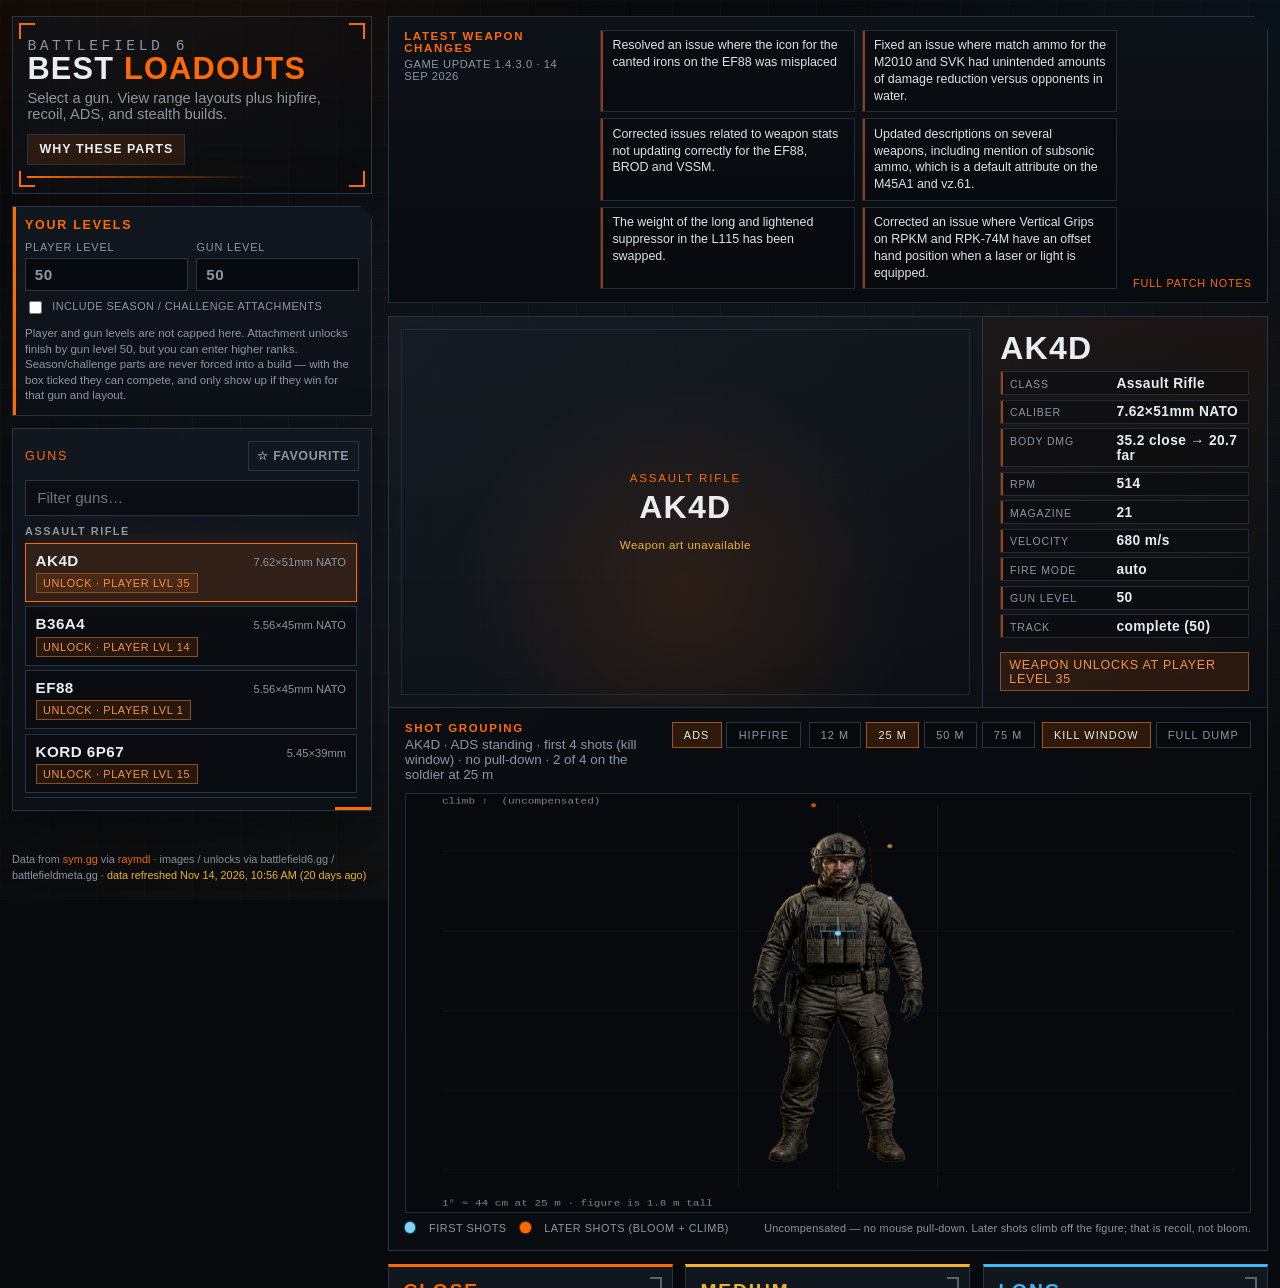
<file: index.html>
<!doctype html>
<html lang="en">
  <head>
    <meta charset="utf-8" />
    <meta name="viewport" content="width=device-width, initial-scale=1" />
    <title>BF6 Best Loadouts</title>
    <meta
      name="description"
      content="Pick a Battlefield 6 gun and see the best close, medium, long, hipfire, recoil, ADS, and stealth attachment layouts."
    />
    <meta name="referrer" content="strict-origin-when-cross-origin" />
    <meta
      http-equiv="Content-Security-Policy"
      content="default-src 'self'; script-src 'self'; style-src 'self' https://fonts.googleapis.com; font-src 'self' https://fonts.gstatic.com; img-src 'self' https://media.battlefield6.gg https://img.battlefieldmeta.gg data:; connect-src 'self'; object-src 'none'; base-uri 'self'; form-action 'self'; frame-ancestors 'none'"
    />
    <link rel="preconnect" href="https://fonts.googleapis.com" />
    <link rel="preconnect" href="https://fonts.gstatic.com" crossorigin />
    <link rel="preconnect" href="https://media.battlefield6.gg" crossorigin />
    <link rel="preconnect" href="https://img.battlefieldmeta.gg" crossorigin />
    <link
      href="https://fonts.googleapis.com/css2?family=Barlow:ital,wght@0,400;0,500;0,600;0,700;1,400&family=Barlow+Condensed:wght@500;600;700;800&family=IBM+Plex+Mono:wght@400;500;600&display=swap"
      rel="stylesheet"
    />
    <link rel="stylesheet" href="./css/styles.css?v=20260926e" />
  </head>
  <body>
    <div class="fx-scan" aria-hidden="true"></div>
    <div class="fx-vignette" aria-hidden="true"></div>
    <main class="app">
      <aside class="sidebar">
        <header class="hero">
          <div class="hud-corners" aria-hidden="true"></div>
          <p class="brand">Battlefield 6</p>
          <h1>Best <span>Loadouts</span></h1>
          <p>Select a gun. View range layouts plus hipfire, recoil, ADS, and stealth builds.</p>
          <a class="reasons-link" id="reasonsLink" href="./why.html">Why these parts</a>
          <div class="hero-rule" aria-hidden="true"></div>
        </header>

        <section class="favorites" id="favorites" hidden>
          <h2>Favourites</h2>
          <div class="fav-list" id="favList"></div>
        </section>

        <section class="levels" aria-label="Your levels">
          <h2>Your levels</h2>
          <div class="level-grid">
            <label class="level-field" for="playerLevel">
              <span>Player level</span>
              <input id="playerLevel" type="number" min="1" step="1" value="50" inputmode="numeric" />
            </label>
            <label class="level-field" for="masteryLevel">
              <span>Gun level</span>
              <input id="masteryLevel" type="number" min="0" step="1" value="50" inputmode="numeric" />
            </label>
          </div>
          <label class="level-check" for="includeChallenges">
            <input id="includeChallenges" type="checkbox" />
            <span>Include season / challenge attachments</span>
          </label>
          <p class="level-hint">
            Player and gun levels are not capped here. Attachment unlocks finish by gun level 50, but you can enter higher ranks. Season/challenge parts are never forced into a build — with the box ticked they can compete, and only show up if they win for that gun and layout.
          </p>
        </section>

        <section class="controls" aria-label="Weapon list">
          <div class="field weapon-field">
            <div class="weapon-heading">
              <label for="weaponFilter">Guns</label>
              <button type="button" id="favToggle" class="fav-btn" aria-pressed="false" title="Favourite this gun">
                ☆ Favourite
              </button>
            </div>
            <input
              id="weaponFilter"
              class="weapon-filter"
              type="search"
              placeholder="Filter guns…"
              autocomplete="off"
            />
            <div class="weapon-list" id="weaponList" role="listbox" aria-label="Weapons"></div>
            <select id="weapon" class="weapon-select-fallback" hidden></select>
          </div>
        </section>

        <p class="status" id="status">Loading…</p>
        <p class="credit">
          Data from
          <a href="https://sym.gg/" target="_blank" rel="noopener noreferrer">sym.gg</a>
          via
          <a href="https://raymdl.github.io/BF6-Weapon-Analyzer/" target="_blank" rel="noopener noreferrer">raymdl</a>
          · images / unlocks via battlefield6.gg / battlefieldmeta.gg
          · <span id="dataAge">checking data age…</span>
        </p>
      </aside>

      <section class="detail" id="detail" aria-live="polite">
        <aside class="changelog" id="changelog" aria-label="Latest weapon changes">
          <div class="changelog-head">
            <h2>Latest weapon changes</h2>
            <p class="changelog-patch" id="changelogPatch"></p>
          </div>
          <ul class="changelog-list" id="changelogList"></ul>
          <a
            class="changelog-link"
            id="changelogLink"
            href="#"
            target="_blank"
            rel="noopener noreferrer"
            >Full patch notes</a
          >
        </aside>
        <div class="weapon-stage">
          <div class="weapon-stage-frame">
            <img
              id="weaponImage"
              class="weapon-image"
              alt=""
              hidden
              decoding="async"
              referrerpolicy="no-referrer"
            />
            <div id="weaponImageFallback" class="weapon-fallback" aria-hidden="true">
              <span class="weapon-fallback-class" id="weaponFallbackClass"></span>
              <strong id="weaponFallbackName"></strong>
              <span class="weapon-fallback-note" id="weaponFallbackNote"></span>
            </div>
          </div>
          <div class="weapon-stage-meta">
            <h2 id="weaponTitle">Select a gun</h2>
            <ul class="weapon-stat-list" id="weaponMeta"></ul>
            <p class="weapon-unlock-note" id="weaponUnlockNote" hidden></p>
          </div>
          <figure class="spread-viz" id="spreadViz">
            <div class="spread-viz-head">
              <div>
                <h3>Shot grouping</h3>
                <p class="spread-viz-caption" id="spreadVizCaption">How a stock mag dump looks on a soldier at 25 m.</p>
              </div>
              <div class="spread-viz-controls">
                <div class="spread-viz-modes" role="group" aria-label="Aim mode">
                  <button type="button" class="spread-mode is-on" data-spread-aim="ads" aria-pressed="true">ADS</button>
                  <button type="button" class="spread-mode" data-spread-aim="hip" aria-pressed="false">Hipfire</button>
                </div>
                <div class="spread-viz-modes" role="group" aria-label="Distance">
                  <button type="button" class="spread-mode" data-spread-range="12" aria-pressed="false">12 m</button>
                  <button type="button" class="spread-mode is-on" data-spread-range="25" aria-pressed="true">25 m</button>
                  <button type="button" class="spread-mode" data-spread-range="50" aria-pressed="false">50 m</button>
                  <button type="button" class="spread-mode" data-spread-range="75" aria-pressed="false">75 m</button>
                </div>
                <div class="spread-viz-modes" role="group" aria-label="Burst length">
                  <button type="button" class="spread-mode is-on" data-spread-burst="ttk" aria-pressed="true">Kill window</button>
                  <button type="button" class="spread-mode" data-spread-burst="dump" aria-pressed="false">Full dump</button>
                </div>
              </div>
            </div>
            <canvas id="spreadCanvas" class="spread-canvas" width="720" height="420" aria-label="Bullet spread visualization"></canvas>
            <p class="spread-viz-legend">
              <span class="spread-swatch is-early"></span> first shots
              <span class="spread-swatch is-late"></span> later shots (bloom + climb)
              <span class="spread-viz-hint">Uncompensated — no mouse pull-down. Later shots climb off the figure; that is recoil, not bloom.</span>
            </p>
          </figure>
        </div>
        <div class="results" id="results"></div>
      </section>
    </main>

    <script src="./js/embedded-data.js?v=20261114a"></script>
    <script src="./js/stats.js?v=20260926b"></script>
    <script src="./js/optimizer.js?v=20261114a"></script>
    <script src="./js/app.js?v=20261114a"></script>
  </body>
</html>
</file>
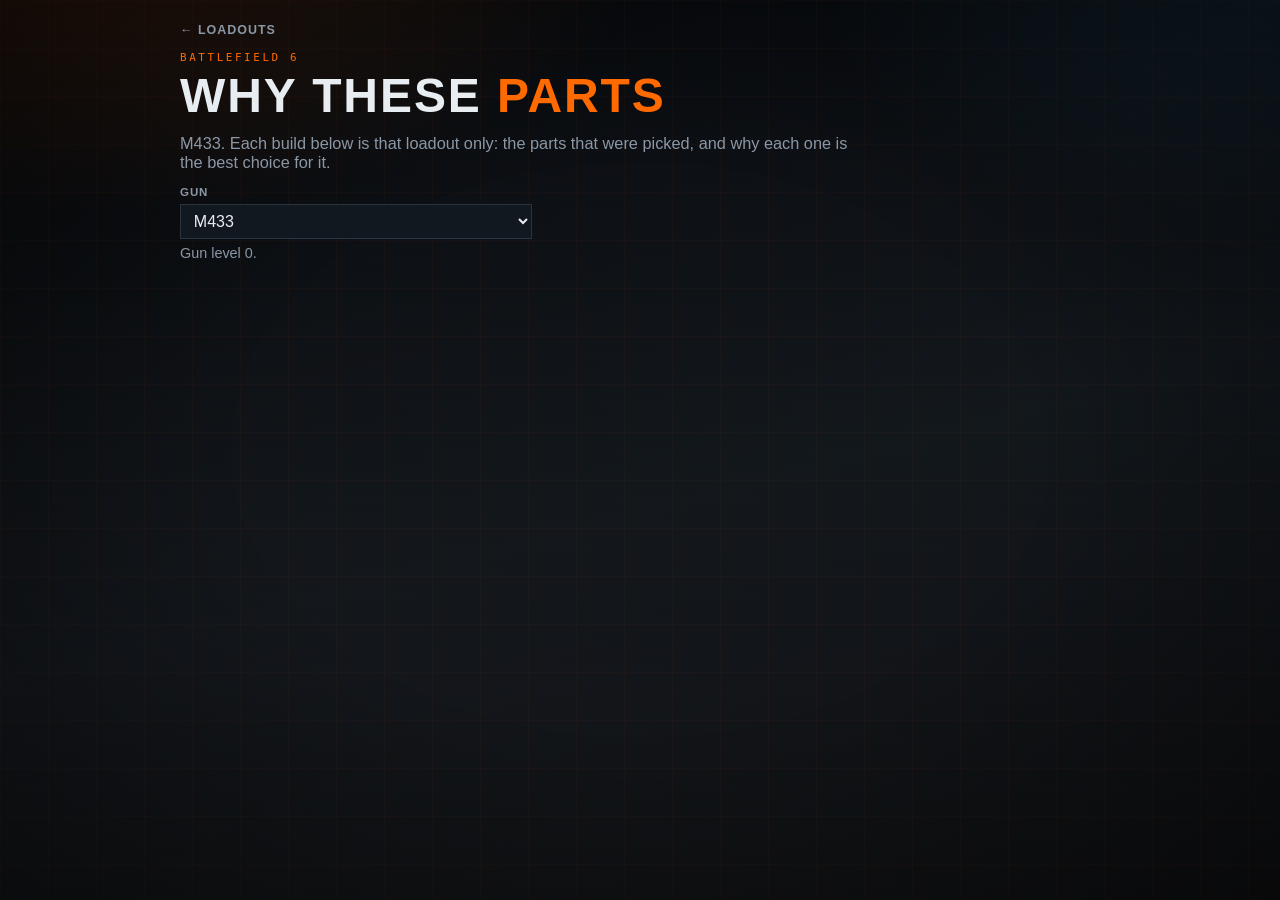
<file: why.html>
<!doctype html>
<html lang="en">
  <head>
    <meta charset="utf-8" />
    <meta name="viewport" content="width=device-width, initial-scale=1" />
    <title>Why these parts · BF6 Best Loadouts</title>
    <meta
      name="description"
      content="Why each attachment on the selected Battlefield 6 loadout is the best choice for that build."
    />
    <meta name="referrer" content="strict-origin-when-cross-origin" />
    <meta
      http-equiv="Content-Security-Policy"
      content="default-src 'self'; script-src 'self'; style-src 'self' https://fonts.googleapis.com; font-src 'self' https://fonts.gstatic.com; img-src 'self' data:; connect-src 'self'; object-src 'none'; base-uri 'self'; form-action 'self'; frame-ancestors 'none'"
    />
    <link rel="preconnect" href="https://fonts.googleapis.com" />
    <link rel="preconnect" href="https://fonts.gstatic.com" crossorigin />
    <link
      href="https://fonts.googleapis.com/css2?family=Barlow:ital,wght@0,400;0,500;0,600;0,700;1,400&family=Barlow+Condensed:wght@500;600;700;800&family=IBM+Plex+Mono:wght@400;500;600&display=swap"
      rel="stylesheet"
    />
    <link rel="stylesheet" href="./css/styles.css?v=20260926e" />
  </head>
  <body>
    <div class="fx-scan" aria-hidden="true"></div>
    <div class="fx-vignette" aria-hidden="true"></div>
    <main class="reasons-page">
      <a class="reasons-back" href="./index.html">← Loadouts</a>
      <p class="brand">Battlefield 6</p>
      <h1>Why these <span>parts</span></h1>
      <p class="reasons-lead" id="whyLead">Each build lists only the parts on that loadout, and why that part won.</p>
      <label class="reason-gun" for="whyGun">Gun</label>
      <select id="whyGun"></select>
      <p class="reasons-note" id="whyNote"></p>
      <nav class="reasons-nav" id="whyNav" aria-label="Builds"></nav>
      <div id="whyCards"></div>
    </main>
    <script src="./js/embedded-data.js?v=20261114a"></script>
    <script src="./js/stats.js?v=20260926b"></script>
    <script src="./js/optimizer.js?v=20261114a"></script>
    <script src="./js/why.js?v=20260926e"></script>
  </body>
</html>
</file>
<file: css/styles.css>
:root {
  --bg0: #07090c;
  --bg1: #10161d;
  --ink: #e8edf2;
  --muted: #8b97a5;
  --line: #2a3542;
  --panel: #121820;
  --panel-2: #0c1117;
  --accent: #ff6a00;
  --accent-2: #4fd1c5;
  --close: #ff6a00;
  --mid: #f0b429;
  --long: #3db8ff;
  --glow: 0 0 24px rgba(255, 106, 0, 0.18);
  --shadow: 0 18px 50px rgba(0, 0, 0, 0.45);
  --font: "Barlow", "Segoe UI", sans-serif;
  --font-heading: "Barlow Condensed", "Barlow", sans-serif;
  --font-display: "Barlow Condensed", "Barlow", sans-serif;
  --mono: "IBM Plex Mono", ui-monospace, monospace;
  --sidebar: 360px;
}

* {
  box-sizing: border-box;
}

html,
body {
  margin: 0;
  min-height: 100%;
}

body {
  color: var(--ink);
  font-family: var(--font);
  font-weight: 500;
  background-color: var(--bg0);
  background-image:
    linear-gradient(rgba(255, 106, 0, 0.035) 1px, transparent 1px),
    linear-gradient(90deg, rgba(255, 106, 0, 0.035) 1px, transparent 1px),
    radial-gradient(1000px 520px at 8% -8%, rgba(255, 106, 0, 0.16), transparent 55%),
    radial-gradient(900px 480px at 100% 0%, rgba(61, 184, 255, 0.1), transparent 50%),
    linear-gradient(165deg, var(--bg0), var(--bg1) 55%, #0a0e13);
  background-size: 48px 48px, 48px 48px, auto, auto, auto;
  background-attachment: fixed;
}

h1,
.hero h1,
.weapon-stage-meta h2,
.range-col h2,
.weapon-fallback strong {
  font-family: var(--font-display);
  font-weight: 800;
}

h2,
h3 {
  font-family: var(--font-heading);
  font-weight: 600;
}

body::before {
  content: "";
  position: fixed;
  inset: 0;
  pointer-events: none;
  background: repeating-linear-gradient(
    0deg,
    transparent,
    transparent 2px,
    rgba(0, 0, 0, 0.08) 3px
  );
  opacity: 0.35;
  z-index: 0;
}

.fx-scan {
  position: fixed;
  inset: 0;
  pointer-events: none;
  z-index: 0;
  background: linear-gradient(
    180deg,
    transparent 0%,
    rgba(255, 106, 0, 0.045) 48%,
    rgba(255, 106, 0, 0.09) 50%,
    rgba(255, 106, 0, 0.045) 52%,
    transparent 100%
  );
  background-size: 100% 220%;
  animation: scan-sweep 7.5s linear infinite;
  mix-blend-mode: screen;
  opacity: 0.55;
}

.fx-vignette {
  position: fixed;
  inset: 0;
  pointer-events: none;
  z-index: 0;
  background: radial-gradient(ellipse at center, transparent 45%, rgba(0, 0, 0, 0.45) 100%);
}

.app {
  position: relative;
  z-index: 1;
  display: grid;
  grid-template-columns: minmax(280px, var(--sidebar)) minmax(0, 1fr);
  gap: 1rem;
  width: min(1440px, calc(100% - 1.5rem));
  margin: 0 auto;
  padding: 1rem 0 1.5rem;
  min-height: 100vh;
}

.sidebar {
  display: flex;
  flex-direction: column;
  gap: 0.75rem;
  min-height: 0;
  max-height: calc(100vh - 2rem);
  position: sticky;
  top: 1rem;
}

.detail {
  display: flex;
  flex-direction: column;
  gap: 0.85rem;
  min-width: 0;
  animation: rise 0.45s ease both;
}

.hero {
  position: relative;
  padding: 0.85rem 0.9rem 0.95rem;
  border: 1px solid var(--line);
  background: linear-gradient(135deg, rgba(18, 24, 32, 0.55), rgba(7, 9, 12, 0.35));
  animation: rise 0.45s ease both;
  overflow: hidden;
  flex: 0 0 auto;
}

.hud-corners::before,
.hud-corners::after,
.hero::before,
.hero::after {
  content: "";
  position: absolute;
  width: 14px;
  height: 14px;
  pointer-events: none;
  animation: corner-in 0.7s ease both;
}

.hero::before {
  top: 6px;
  left: 6px;
  border-top: 2px solid var(--accent);
  border-left: 2px solid var(--accent);
}
.hero::after {
  top: 6px;
  right: 6px;
  border-top: 2px solid var(--accent);
  border-right: 2px solid var(--accent);
  animation-delay: 0.08s;
}
.hud-corners::before {
  bottom: 6px;
  left: 6px;
  border-bottom: 2px solid var(--accent);
  border-left: 2px solid var(--accent);
  animation-delay: 0.14s;
}
.hud-corners::after {
  bottom: 6px;
  right: 6px;
  border-bottom: 2px solid var(--accent);
  border-right: 2px solid var(--accent);
  animation-delay: 0.2s;
}

.brand {
  margin: 0 0 0.25rem;
  font-family: var(--mono);
  font-size: 0.68rem;
  letter-spacing: 0.24em;
  text-transform: uppercase;
  font-variant-numeric: slashed-zero;
  color: var(--accent);
  animation: pulse-glow 2.8s ease-in-out infinite;
}

.hero h1 {
  margin: 0;
  font-size: clamp(1.55rem, 2.4vw, 2rem);
  font-weight: 800;
  letter-spacing: 0.04em;
  line-height: 0.95;
  text-transform: uppercase;
  animation: title-clip 0.75s cubic-bezier(0.2, 0.8, 0.2, 1) both;
}

.hero h1 span {
  color: var(--accent);
  animation: accent-flicker 4.5s ease-in-out infinite;
}

.hero p {
  margin: 0.45rem 0 0;
  color: var(--muted);
  font-size: 0.92rem;
  font-weight: 500;
  animation: rise 0.55s ease 0.12s both;
}

.reasons-link {
  display: inline-block;
  margin-top: 0.75rem;
  border: 1px solid var(--line);
  color: var(--ink);
  background: color-mix(in srgb, var(--accent) 12%, transparent);
  font-family: var(--font-heading);
  font-size: 0.78rem;
  font-weight: 700;
  letter-spacing: 0.08em;
  text-transform: uppercase;
  text-decoration: none;
  padding: 0.45rem 0.7rem;
}

.reasons-link:hover {
  border-color: var(--accent);
  color: var(--accent);
}

.hero-rule {
  margin-top: 0.7rem;
  height: 2px;
  background: linear-gradient(90deg, var(--accent), transparent 70%);
  transform-origin: left center;
  animation: rule-draw 0.9s ease 0.2s both;
  box-shadow: var(--glow);
}

.favorites,
.levels,
.controls {
  border: 1px solid var(--line);
  background: linear-gradient(180deg, rgba(18, 24, 32, 0.95), rgba(12, 17, 23, 0.98));
}

.levels {
  position: relative;
  padding: 0.7rem 0.75rem;
  clip-path: polygon(0 0, calc(100% - 12px) 0, 100% 12px, 100% 100%, 0 100%);
  flex: 0 0 auto;
}

.levels::before {
  content: "";
  position: absolute;
  top: 0;
  left: 0;
  width: 3px;
  height: 100%;
  background: var(--accent);
}

.levels h2 {
  margin: 0 0 0.55rem;
  font-size: 0.78rem;
  letter-spacing: 0.14em;
  text-transform: uppercase;
  color: var(--accent);
  font-family: var(--font-heading);
}

.level-grid {
  display: grid;
  grid-template-columns: 1fr 1fr;
  gap: 0.55rem;
}

.level-field {
  display: grid;
  gap: 0.3rem;
  font-family: var(--font-heading);
  font-size: 0.68rem;
  letter-spacing: 0.08em;
  text-transform: uppercase;
  color: var(--muted);
}

.level-field input {
  width: 100%;
  min-width: 0;
  padding: 0.45rem 0.55rem;
  border: 1px solid var(--line);
  background: rgba(7, 9, 12, 0.85);
  color: var(--text);
  font-family: var(--font);
  font-size: 0.95rem;
  font-weight: 600;
  letter-spacing: 0.04em;
  font-variant-numeric: slashed-zero;
}

.level-field input:focus {
  outline: 1px solid var(--accent);
  border-color: var(--accent);
}

.level-check {
  display: flex;
  gap: 0.45rem;
  align-items: flex-start;
  margin-top: 0.55rem;
  font-family: var(--font-heading);
  font-size: 0.68rem;
  letter-spacing: 0.04em;
  text-transform: uppercase;
  color: var(--muted);
  cursor: pointer;
}

.level-check input {
  margin-top: 0.1rem;
  accent-color: var(--accent);
}

.level-hint {
  margin: 0.55rem 0 0;
  font-size: 0.72rem;
  line-height: 1.35;
  color: var(--muted);
}

.favorites {
  position: relative;
  padding: 0.7rem 0.75rem;
  clip-path: polygon(0 0, calc(100% - 12px) 0, 100% 12px, 100% 100%, 0 100%);
  max-height: 28vh;
  overflow: auto;
  flex: 0 1 auto;
}

.favorites::before {
  content: "";
  position: absolute;
  top: 0;
  left: 0;
  width: 3px;
  height: 100%;
  background: var(--accent);
}

.favorites h2,
.weapon-heading label {
  margin: 0;
  font-size: 0.78rem;
  letter-spacing: 0.14em;
  text-transform: uppercase;
  color: var(--accent);
  font-family: var(--font-heading);
}

.favorites h2 {
  margin-bottom: 0.5rem;
}

.fav-list {
  display: grid;
  gap: 0.45rem;
}

.fav-card {
  display: grid;
  gap: 0.35rem;
  padding: 0.55rem 0.6rem;
  background: rgba(7, 9, 12, 0.72);
  border: 1px solid color-mix(in srgb, var(--line) 85%, var(--accent));
  animation: fav-in 0.35s ease both;
}

.fav-top {
  display: grid;
  grid-template-columns: 1fr auto auto;
  gap: 0.35rem;
  align-items: start;
}

.fav-open {
  display: flex;
  flex-wrap: wrap;
  gap: 0.25rem 0.5rem;
  align-items: baseline;
  min-width: 0;
  padding: 0;
  border: 0;
  background: transparent;
  color: inherit;
  font: inherit;
  text-align: left;
  cursor: pointer;
}

.fav-open:hover .fav-name {
  color: var(--accent);
}

.fav-name {
  font-weight: 700;
  font-size: 0.95rem;
  text-transform: uppercase;
  letter-spacing: 0.03em;
}

.fav-class,
.fav-summary,
.weapon-item-cal {
  font-family: var(--font-heading);
  font-size: 0.7rem;
  color: var(--muted);
}

.fav-expand,
.fav-remove,
.fav-btn,
.weapon-filter,
.weapon-item {
  transition:
    border-color 0.15s ease,
    background 0.15s ease,
    color 0.15s ease,
    box-shadow 0.15s ease;
}

.fav-expand,
.fav-remove {
  border: 1px solid var(--line);
  background: transparent;
  color: var(--muted);
  cursor: pointer;
}

.fav-expand {
  font: inherit;
  font-size: 0.72rem;
  font-weight: 600;
  letter-spacing: 0.04em;
  text-transform: uppercase;
  padding: 0.3rem 0.45rem;
  color: var(--ink);
}

.fav-card.is-open .fav-expand,
.fav-expand:hover {
  border-color: var(--accent-2);
  color: var(--accent-2);
}

.fav-remove {
  width: 1.45rem;
  height: 1.45rem;
}

.fav-summary {
  display: grid;
  gap: 0.1rem;
}

.fav-summary[hidden],
.fav-detail[hidden] {
  display: none;
}

.fav-range strong {
  color: var(--ink);
  margin-right: 0.2rem;
}

.fav-detail {
  display: grid;
  gap: 0.4rem;
  animation: detail-expand 0.3s ease both;
}

.fav-loadout {
  background: var(--panel-2);
  border: 1px solid var(--line);
  padding: 0.5rem 0.55rem;
}

.fav-loadout[data-range='close'] {
  border-top: 3px solid var(--close);
}
.fav-loadout[data-range='mid'] {
  border-top: 3px solid var(--mid);
}
.fav-loadout[data-range='long'] {
  border-top: 3px solid var(--long);
}
.fav-loadout[data-range='ads'] {
  border-top: 3px solid #c4b5fd;
}
.fav-loadout[data-range='stealth-close'],
.fav-loadout[data-range='stealth-mid'],
.fav-loadout[data-range='stealth-long'] {
  border-top: 3px solid #5eead4;
}
.fav-loadout[data-range='thermal-close'],
.fav-loadout[data-range='thermal-mid'],
.fav-loadout[data-range='thermal-long'] {
  border-top: 3px solid #f59e0b;
}

.fav-loadout header {
  display: flex;
  justify-content: space-between;
  gap: 0.35rem;
  margin-bottom: 0.35rem;
}

.fav-loadout h3 {
  margin: 0;
  font-size: 0.85rem;
  letter-spacing: 0.08em;
  text-transform: uppercase;
}

.controls {
  position: relative;
  padding: 0.75rem;
  flex: 1 1 auto;
  min-height: 0;
  display: flex;
  flex-direction: column;
  box-shadow: var(--shadow);
}

.controls::after {
  content: "";
  position: absolute;
  right: 0;
  bottom: 0;
  width: 36px;
  height: 3px;
  background: var(--accent);
}

.weapon-field {
  display: flex;
  flex-direction: column;
  gap: 0.55rem;
  min-height: 0;
  flex: 1 1 auto;
}

.weapon-heading {
  display: flex;
  align-items: center;
  justify-content: space-between;
  gap: 0.5rem;
}

.weapon-filter {
  width: 100%;
  padding: 0.55rem 0.7rem;
  border: 1px solid var(--line);
  background: #0a0e13;
  color: var(--ink);
  font: inherit;
  font-size: 0.95rem;
}

.weapon-filter:focus {
  outline: none;
  border-color: var(--accent);
  box-shadow: var(--glow);
}

.weapon-list {
  overflow: auto;
  min-height: 0;
  flex: 1 1 auto;
  display: grid;
  gap: 0.65rem;
  padding-right: 0.15rem;
}

.weapon-group h3 {
  margin: 0 0 0.35rem;
  font-family: var(--font-heading);
  font-size: 0.68rem;
  letter-spacing: 0.14em;
  text-transform: uppercase;
  color: var(--muted);
}

.weapon-group-list {
  display: grid;
  gap: 0.28rem;
}

.weapon-item {
  display: grid;
  gap: 0.28rem;
  width: 100%;
  padding: 0.5rem 0.6rem;
  border: 1px solid var(--line);
  background: rgba(7, 9, 12, 0.65);
  color: inherit;
  font: inherit;
  text-align: left;
  cursor: pointer;
}

.weapon-item-top {
  display: flex;
  flex-wrap: wrap;
  gap: 0.2rem 0.55rem;
  align-items: baseline;
  justify-content: space-between;
}

.weapon-item:hover {
  border-color: color-mix(in srgb, var(--accent) 50%, var(--line));
}

.weapon-item.is-active {
  border-color: var(--accent);
  background: color-mix(in srgb, var(--accent) 14%, transparent);
  box-shadow: var(--glow);
}

.weapon-item.is-fav .weapon-item-name::after {
  content: " ★";
  color: var(--accent);
  font-size: 0.8em;
}

.weapon-item.is-locked {
  opacity: 0.55;
}

.weapon-item-name {
  font-weight: 700;
  letter-spacing: 0.03em;
  text-transform: uppercase;
  font-size: 0.95rem;
}

.weapon-item-unlock {
  display: inline-flex;
  align-self: start;
  width: fit-content;
  max-width: 100%;
  padding: 0.18rem 0.4rem;
  border: 1px solid color-mix(in srgb, var(--accent) 45%, var(--line));
  background: color-mix(in srgb, var(--accent) 12%, transparent);
  font-family: var(--font-heading);
  font-size: 0.68rem;
  letter-spacing: 0.06em;
  text-transform: uppercase;
  color: color-mix(in srgb, var(--accent) 70%, var(--ink));
}

.weapon-item-unlock.is-locked,
.weapon-item.is-locked .weapon-item-unlock {
  border-color: color-mix(in srgb, #e2a35a 55%, var(--line));
  background: color-mix(in srgb, #e2a35a 14%, transparent);
  color: #e2a35a;
}

.weapon-unlock-note {
  margin: 0.45rem 0 0;
  display: inline-flex;
  width: fit-content;
  max-width: 100%;
  padding: 0.28rem 0.5rem;
  border: 1px solid color-mix(in srgb, var(--accent) 45%, var(--line));
  background: color-mix(in srgb, var(--accent) 12%, transparent);
  font-family: var(--font-heading);
  font-size: 0.78rem;
  letter-spacing: 0.06em;
  text-transform: uppercase;
  color: color-mix(in srgb, var(--accent) 70%, var(--ink));
}

.weapon-unlock-note.is-locked {
  border-color: color-mix(in srgb, #e2a35a 55%, var(--line));
  background: color-mix(in srgb, #e2a35a 14%, transparent);
  color: #e2a35a;
}

.fav-btn {
  border: 1px solid var(--line);
  background: transparent;
  color: var(--muted);
  font: inherit;
  font-size: 0.78rem;
  font-weight: 700;
  letter-spacing: 0.05em;
  text-transform: uppercase;
  padding: 0.4rem 0.55rem;
  cursor: pointer;
  white-space: nowrap;
}

.fav-btn:hover,
.fav-btn.is-on {
  border-color: var(--accent);
  color: var(--accent);
}

.fav-btn.is-on {
  background: color-mix(in srgb, var(--accent) 14%, transparent);
  box-shadow: var(--glow);
}

.status {
  min-height: 1.1rem;
  margin: 0;
  font-family: var(--font-heading);
  font-size: 0.72rem;
  color: var(--muted);
}

.status:not(:empty) {
  animation: status-pulse 1.4s ease-in-out infinite;
}

.credit {
  margin: 0;
  font-family: var(--font-heading);
  font-size: 0.68rem;
  color: var(--muted);
  line-height: 1.45;
}

.credit a {
  color: var(--accent);
  text-decoration: none;
}

.credit a:hover {
  text-decoration: underline;
}

#dataAge.is-stale {
  color: var(--mid);
}

.weapon-stage {
  display: grid;
  grid-template-columns: minmax(0, 1.35fr) minmax(180px, 0.65fr);
  gap: 0;
  align-items: stretch;
  border: 1px solid var(--line);
  background: linear-gradient(135deg, rgba(18, 24, 32, 0.9), rgba(7, 9, 12, 0.95));
  overflow: hidden;
  min-height: 220px;
}

.weapon-stage-frame {
  position: relative;
  min-height: 220px;
  display: grid;
  place-items: center;
  background:
    radial-gradient(ellipse at 50% 70%, rgba(255, 106, 0, 0.12), transparent 55%),
    linear-gradient(180deg, rgba(255, 255, 255, 0.02), transparent);
  overflow: hidden;
}

.weapon-stage-frame::before {
  content: "";
  position: absolute;
  inset: 12px;
  border: 1px solid color-mix(in srgb, var(--line) 70%, transparent);
  pointer-events: none;
}

.weapon-image {
  max-width: min(92%, 640px);
  max-height: 240px;
  width: auto;
  height: auto;
  object-fit: contain;
  filter: drop-shadow(0 18px 30px rgba(0, 0, 0, 0.45));
  animation: image-in 0.45s ease both;
}

.weapon-fallback {
  display: grid;
  gap: 0.35rem;
  justify-items: center;
  text-align: center;
  padding: 1.5rem;
}

.weapon-fallback-class {
  font-family: var(--font-heading);
  font-size: 0.72rem;
  letter-spacing: 0.16em;
  text-transform: uppercase;
  color: var(--accent);
}

.weapon-fallback strong {
  font-size: clamp(1.4rem, 3vw, 2rem);
  letter-spacing: 0.04em;
  text-transform: uppercase;
}

.weapon-fallback-note {
  max-width: 18rem;
  margin-top: 0.35rem;
  font-family: var(--font);
  font-size: 0.72rem;
  line-height: 1.35;
  letter-spacing: 0.04em;
  color: var(--mid);
}

.weapon-stage-meta {
  display: flex;
  flex-direction: column;
  justify-content: center;
  gap: 0.45rem;
  padding: 1rem 1.1rem;
  border-left: 1px solid var(--line);
  background: linear-gradient(180deg, rgba(255, 106, 0, 0.06), transparent);
}

.weapon-stage-meta h2 {
  margin: 0;
  font-size: clamp(1.5rem, 2.5vw, 2.2rem);
  letter-spacing: 0.04em;
  text-transform: uppercase;
  line-height: 0.95;
}

.spread-viz {
  grid-column: 1 / -1;
  margin: 0;
  padding: 0.85rem 1rem 1rem;
  border-top: 1px solid var(--line);
  background: linear-gradient(180deg, rgba(7, 9, 12, 0.55), rgba(9, 12, 16, 0.9));
}

.spread-viz-head {
  display: flex;
  justify-content: space-between;
  align-items: flex-start;
  gap: 0.85rem;
  margin-bottom: 0.65rem;
}

.spread-viz-head h3 {
  margin: 0;
  font-family: var(--font-heading);
  font-size: 0.72rem;
  letter-spacing: 0.14em;
  text-transform: uppercase;
  color: var(--accent);
}

.spread-viz-caption {
  margin: 0.22rem 0 0;
  color: var(--muted);
  font-size: 0.84rem;
}

.spread-viz-controls {
  display: flex;
  flex-wrap: wrap;
  justify-content: flex-end;
  gap: 0.45rem;
  flex-shrink: 0;
}

.spread-viz-modes {
  display: flex;
  gap: 0.3rem;
  flex-shrink: 0;
}

.spread-mode {
  font-family: var(--font-heading);
  font-size: 0.68rem;
  letter-spacing: 0.1em;
  text-transform: uppercase;
  color: var(--muted);
  background: rgba(7, 9, 12, 0.7);
  border: 1px solid var(--line);
  padding: 0.38rem 0.7rem;
  cursor: pointer;
}

.spread-mode.is-on {
  color: var(--ink);
  border-color: color-mix(in srgb, var(--accent) 55%, var(--line));
  background: color-mix(in srgb, var(--accent) 16%, rgba(7, 9, 12, 0.85));
}

.spread-canvas {
  display: block;
  width: 100%;
  height: auto;
  max-height: 420px;
  background:
    radial-gradient(ellipse at 50% 58%, rgba(255, 106, 0, 0.08), transparent 52%),
    #07090c;
  border: 1px solid color-mix(in srgb, var(--line) 80%, transparent);
}

.spread-viz-legend {
  display: flex;
  flex-wrap: wrap;
  align-items: center;
  gap: 0.45rem 0.85rem;
  margin: 0.55rem 0 0;
  font-family: var(--font-heading);
  font-size: 0.68rem;
  letter-spacing: 0.05em;
  text-transform: uppercase;
  color: var(--muted);
}

.spread-swatch {
  width: 0.65rem;
  height: 0.65rem;
  border-radius: 50%;
  display: inline-block;
}

.spread-swatch.is-early {
  background: #7dd3fc;
  box-shadow: 0 0 0 1px rgba(125, 211, 252, 0.35);
}

.spread-swatch.is-late {
  background: #ff6a00;
  box-shadow: 0 0 0 1px rgba(255, 106, 0, 0.35);
}

.spread-viz-hint {
  margin-left: auto;
  text-transform: none;
  letter-spacing: 0.02em;
}

.weapon-stat-list {
  margin: 0;
  padding: 0;
  list-style: none;
  display: grid;
  gap: 0.28rem;
}

.weapon-stat-list li {
  display: grid;
  grid-template-columns: 6.2rem minmax(0, 1fr);
  gap: 0.45rem;
  align-items: baseline;
  padding: 0.22rem 0.35rem 0.22rem 0.55rem;
  border: 1px solid color-mix(in srgb, var(--line) 75%, transparent);
  background: rgba(7, 9, 12, 0.45);
  position: relative;
}

.weapon-stat-list li::before {
  content: "";
  position: absolute;
  left: 0;
  top: 0;
  bottom: 0;
  width: 2px;
  background: color-mix(in srgb, var(--accent) 60%, transparent);
}

.weapon-stat-list span {
  font-family: var(--font-heading);
  font-size: 0.66rem;
  letter-spacing: 0.08em;
  text-transform: uppercase;
  color: var(--muted);
}

.weapon-stat-list strong {
  font-size: 0.86rem;
  font-weight: 700;
  letter-spacing: 0.03em;
  color: var(--ink);
  min-width: 0;
  overflow-wrap: anywhere;
}

.changelog {
  display: grid;
  grid-template-columns: minmax(140px, 180px) minmax(0, 1fr) auto;
  gap: 0.75rem 1rem;
  align-items: start;
  padding: 0.8rem 0.95rem;
  border: 1px solid var(--line);
  background: linear-gradient(180deg, rgba(14, 19, 26, 0.96), rgba(8, 11, 15, 0.98));
  clip-path: polygon(0 0, calc(100% - 14px) 0, 100% 14px, 100% 100%, 0 100%);
}

.changelog-head h2 {
  margin: 0;
  font-size: 0.72rem;
  letter-spacing: 0.14em;
  text-transform: uppercase;
  color: var(--accent);
  font-family: var(--font-heading);
}

.changelog-patch {
  margin: 0.25rem 0 0;
  font-family: var(--font-heading);
  font-size: 0.7rem;
  letter-spacing: 0.05em;
  text-transform: uppercase;
  color: var(--muted);
}

.changelog-list {
  margin: 0;
  padding: 0;
  list-style: none;
  display: grid;
  grid-template-columns: repeat(auto-fit, minmax(220px, 1fr));
  gap: 0.4rem;
}

.changelog-list li {
  position: relative;
  padding: 0.4rem 0.5rem 0.4rem 0.7rem;
  border: 1px solid color-mix(in srgb, var(--line) 80%, transparent);
  background: rgba(7, 9, 12, 0.55);
  font-size: 0.78rem;
  line-height: 1.35;
  color: color-mix(in srgb, var(--ink) 88%, var(--muted));
}

.changelog-list li::before {
  content: "";
  position: absolute;
  left: 0;
  top: 0;
  bottom: 0;
  width: 2px;
  background: color-mix(in srgb, var(--accent) 55%, transparent);
}

.changelog-link {
  justify-self: end;
  align-self: end;
  font-family: var(--font-heading);
  font-size: 0.68rem;
  letter-spacing: 0.08em;
  text-transform: uppercase;
  color: var(--accent);
  text-decoration: none;
  white-space: nowrap;
}

.changelog-link:hover {
  text-decoration: underline;
}

.detail.is-loading .weapon-stage {
  opacity: 0.72;
}

.results {
  display: grid;
  grid-template-columns: repeat(3, minmax(0, 1fr));
  gap: 0.75rem;
}

.results-section {
  grid-column: 1 / -1;
  margin-top: 0.35rem;
  padding: 0.55rem 0.15rem 0.15rem;
  border-top: 1px solid color-mix(in srgb, var(--line) 85%, transparent);
}

.results-section h2 {
  margin: 0;
  font-family: var(--font-heading);
  font-size: 0.72rem;
  letter-spacing: 0.14em;
  text-transform: uppercase;
  color: #f59e0b;
}

.results-section.is-stealth h2 {
  color: #5eead4;
}

.results-section p {
  margin: 0.28rem 0 0;
  color: var(--muted);
  font-size: 0.84rem;
  max-width: 52rem;
}

.fav-section-label {
  grid-column: 1 / -1;
  margin-top: 0.35rem;
  font-family: var(--font-heading);
  font-size: 0.68rem;
  letter-spacing: 0.12em;
  text-transform: uppercase;
  color: #f59e0b;
}

.fav-section-label.is-stealth {
  color: #5eead4;
}

.results.is-booting .range-col {
  animation: panel-boot 0.55s cubic-bezier(0.2, 0.85, 0.2, 1) both;
}

.range-col {
  position: relative;
  background: linear-gradient(180deg, rgba(18, 24, 32, 0.98), rgba(9, 12, 16, 0.98));
  border: 1px solid var(--line);
  overflow: hidden;
  transition: border-color 0.2s ease, box-shadow 0.25s ease, transform 0.25s ease;
}

.range-col:hover {
  transform: translateY(-2px);
  box-shadow: var(--shadow);
}

.range-col::before {
  content: "";
  position: absolute;
  top: 10px;
  right: 10px;
  width: 10px;
  height: 10px;
  border-top: 2px solid color-mix(in srgb, var(--ink) 35%, transparent);
  border-right: 2px solid color-mix(in srgb, var(--ink) 35%, transparent);
}

.range-col::after {
  content: "";
  position: absolute;
  inset: 0;
  pointer-events: none;
  background: linear-gradient(110deg, transparent 40%, rgba(255, 255, 255, 0.04) 48%, transparent 56%);
  transform: translateX(-120%);
  opacity: 0;
}

.results.is-booting .range-col::after {
  animation: sheen 0.85s ease 0.15s both;
}

.range-col[data-range='close'] {
  border-top: 3px solid var(--close);
}
.range-col[data-range='mid'] {
  border-top: 3px solid var(--mid);
}
.range-col[data-range='long'] {
  border-top: 3px solid var(--long);
}
.range-col[data-range='hipfire'] {
  border-top: 3px solid #7dd3fc;
}
.range-col[data-range='recoil'] {
  border-top: 3px solid #fbbf24;
}
.range-col[data-range='ads'] {
  border-top: 3px solid #c4b5fd;
}
.range-col[data-range='stealth-close'],
.range-col[data-range='stealth-mid'],
.range-col[data-range='stealth-long'] {
  border-top: 3px solid #5eead4;
}
.range-col[data-range='thermal-close'] {
  border-top: 3px solid #fb923c;
}
.range-col[data-range='thermal-mid'] {
  border-top: 3px solid #f59e0b;
}
.range-col[data-range='thermal-long'] {
  border-top: 3px solid #ea580c;
}

.results.is-booting .range-col[data-range='close'] {
  animation-delay: 0.04s;
}
.results.is-booting .range-col[data-range='mid'] {
  animation-delay: 0.1s;
}
.results.is-booting .range-col[data-range='long'] {
  animation-delay: 0.16s;
}
.results.is-booting .range-col[data-range='hipfire'] {
  animation-delay: 0.22s;
}
.results.is-booting .range-col[data-range='recoil'] {
  animation-delay: 0.28s;
}
.results.is-booting .range-col[data-range='ads'] {
  animation-delay: 0.34s;
}
.results.is-booting .range-col[data-range='stealth-close'] {
  animation-delay: 0.4s;
}
.results.is-booting .range-col[data-range='stealth-mid'] {
  animation-delay: 0.46s;
}
.results.is-booting .range-col[data-range='stealth-long'] {
  animation-delay: 0.52s;
}
.results.is-booting .range-col[data-range='thermal-close'] {
  animation-delay: 0.58s;
}
.results.is-booting .range-col[data-range='thermal-mid'] {
  animation-delay: 0.64s;
}
.results.is-booting .range-col[data-range='thermal-long'] {
  animation-delay: 0.7s;
}

.range-col[data-range='close'] h2 {
  color: var(--close);
}
.range-col[data-range='mid'] h2 {
  color: var(--mid);
}
.range-col[data-range='long'] h2 {
  color: var(--long);
}
.range-col[data-range='hipfire'] h2 {
  color: #7dd3fc;
}
.range-col[data-range='recoil'] h2 {
  color: #fbbf24;
}
.range-col[data-range='ads'] h2 {
  color: #c4b5fd;
}
.range-col[data-range='stealth-close'] h2,
.range-col[data-range='stealth-mid'] h2,
.range-col[data-range='stealth-long'] h2 {
  color: #5eead4;
}
.range-col[data-range='thermal-close'] h2,
.range-col[data-range='thermal-mid'] h2,
.range-col[data-range='thermal-long'] h2 {
  color: #f59e0b;
}

.range-col header {
  padding: 0.8rem 0.9rem 0.55rem;
  border-bottom: 1px solid var(--line);
}

.range-col h2 {
  margin: 0;
  font-size: 1.2rem;
  letter-spacing: 0.1em;
  text-transform: uppercase;
}

.range-col header p {
  margin: 0.15rem 0 0;
  color: var(--muted);
  font-family: var(--font-heading);
  font-size: 0.72rem;
  letter-spacing: 0.05em;
}

.set-card {
  padding: 0.8rem 0.9rem 0.95rem;
}

.set-meta {
  margin-bottom: 0.5rem;
}

.pts {
  font-family: var(--mono);
  font-variant-numeric: slashed-zero;
  font-size: 0.72rem;
  letter-spacing: 0.05em;
  padding: 0.18rem 0.4rem;
  border: 1px solid var(--line);
  color: var(--accent);
  background: rgba(255, 106, 0, 0.08);
  animation: pts-pop 0.45s ease both;
}

.att-list {
  list-style: none;
  margin: 0;
  padding: 0;
  display: grid;
  gap: 0.3rem;
}

.att-list li {
  display: grid;
  grid-template-columns: 3.5rem 1fr;
  gap: 0.35rem;
  font-size: 0.9rem;
  padding-bottom: 0.24rem;
  border-bottom: 1px solid color-mix(in srgb, var(--line) 70%, transparent);
  animation: row-in 0.35s ease both;
}

.att-list li:last-child {
  border-bottom: 0;
  padding-bottom: 0;
}

.results.is-booting .att-list li:nth-child(1) {
  animation-delay: 0.08s;
}
.results.is-booting .att-list li:nth-child(2) {
  animation-delay: 0.11s;
}
.results.is-booting .att-list li:nth-child(3) {
  animation-delay: 0.14s;
}
.results.is-booting .att-list li:nth-child(4) {
  animation-delay: 0.17s;
}
.results.is-booting .att-list li:nth-child(5) {
  animation-delay: 0.2s;
}
.results.is-booting .att-list li:nth-child(6) {
  animation-delay: 0.23s;
}
.results.is-booting .att-list li:nth-child(7) {
  animation-delay: 0.26s;
}
.results.is-booting .att-list li:nth-child(8) {
  animation-delay: 0.29s;
}
.results.is-booting .att-list li:nth-child(9) {
  animation-delay: 0.32s;
}

.att-list span {
  color: var(--muted);
  font-family: var(--font-heading);
  font-size: 0.68rem;
  letter-spacing: 0.08em;
  text-transform: uppercase;
  align-self: center;
}

.att-list strong {
  font-weight: 650;
}

.spot-line {
  margin: 0.65rem 0 0;
  color: #5eead4;
  font-family: var(--mono);
  font-size: 0.75rem;
  letter-spacing: 0.03em;
}

.why {
  margin: 0.7rem 0 0;
  color: var(--accent-2);
  font-size: 0.84rem;
  font-weight: 500;
}

.empty {
  margin: 0;
  padding: 0.85rem;
  color: var(--muted);
}

@keyframes rise {
  from {
    opacity: 0;
    transform: translateY(10px);
  }
  to {
    opacity: 1;
    transform: translateY(0);
  }
}

@keyframes pulse-glow {
  0%,
  100% {
    opacity: 0.85;
    text-shadow: 0 0 12px rgba(255, 106, 0, 0.3);
  }
  50% {
    opacity: 1;
    text-shadow: 0 0 22px rgba(255, 106, 0, 0.55);
  }
}

@keyframes scan-sweep {
  from {
    background-position: 0% 0%;
  }
  to {
    background-position: 0% 100%;
  }
}

@keyframes corner-in {
  from {
    opacity: 0;
    transform: scale(0.6);
  }
  to {
    opacity: 1;
    transform: scale(1);
  }
}

@keyframes title-clip {
  from {
    opacity: 0;
    clip-path: inset(0 40% 0 0);
    transform: translateX(-8px);
  }
  to {
    opacity: 1;
    clip-path: inset(0 0 0 0);
    transform: translateX(0);
  }
}

@keyframes accent-flicker {
  0%,
  90%,
  100% {
    opacity: 1;
  }
  92% {
    opacity: 0.7;
  }
  94% {
    opacity: 1;
    text-shadow: 0 0 14px rgba(255, 106, 0, 0.55);
  }
}

@keyframes rule-draw {
  from {
    transform: scaleX(0);
    opacity: 0;
  }
  to {
    transform: scaleX(1);
    opacity: 1;
  }
}

@keyframes panel-boot {
  from {
    opacity: 0;
    transform: translateY(14px) scale(0.985);
    filter: brightness(0.7);
  }
  to {
    opacity: 1;
    transform: translateY(0) scale(1);
    filter: brightness(1);
  }
}

@keyframes sheen {
  from {
    opacity: 0;
    transform: translateX(-120%);
  }
  30% {
    opacity: 1;
  }
  to {
    opacity: 0;
    transform: translateX(120%);
  }
}

@keyframes row-in {
  from {
    opacity: 0;
    transform: translateX(-6px);
  }
  to {
    opacity: 1;
    transform: translateX(0);
  }
}

@keyframes pts-pop {
  from {
    opacity: 0;
    transform: scale(0.92);
  }
  to {
    opacity: 1;
    transform: scale(1);
  }
}

@keyframes fav-in {
  from {
    opacity: 0;
    transform: translateY(8px);
  }
  to {
    opacity: 1;
    transform: translateY(0);
  }
}

@keyframes detail-expand {
  from {
    opacity: 0;
    transform: translateY(-6px);
  }
  to {
    opacity: 1;
    transform: translateY(0);
  }
}

@keyframes status-pulse {
  0%,
  100% {
    opacity: 0.55;
  }
  50% {
    opacity: 1;
  }
}

@keyframes image-in {
  from {
    opacity: 0;
    transform: translateY(10px) scale(0.98);
  }
  to {
    opacity: 1;
    transform: translateY(0) scale(1);
  }
}

@media (max-width: 1100px) {
  .app {
    grid-template-columns: minmax(260px, 300px) minmax(0, 1fr);
  }

  .results {
    grid-template-columns: 1fr;
  }

  .weapon-stage {
    grid-template-columns: 1fr;
  }

  .spread-viz-hint {
    margin-left: 0;
  }

  .weapon-stage-meta {
    border-left: 0;
    border-top: 1px solid var(--line);
  }

  .changelog {
    grid-template-columns: 1fr;
  }

  .changelog-link {
    justify-self: start;
  }
}

@media (max-width: 860px) {
  .app {
    grid-template-columns: 1fr;
  }

  .sidebar {
    position: static;
    max-height: none;
  }

  .weapon-list {
    max-height: 280px;
  }

  .fav-top {
    grid-template-columns: 1fr auto;
  }

  .fav-expand {
    grid-column: 1 / -1;
  }
}

@media (prefers-reduced-motion: reduce) {
  .fx-scan,
  .brand,
  .hero h1 span,
  .status:not(:empty),
  .hero,
  .hero h1,
  .hero p,
  .hero-rule,
  .hud-corners::before,
  .hud-corners::after,
  .hero::before,
  .hero::after,
  .range-col,
  .results.is-booting .range-col,
  .results.is-booting .range-col::after,
  .att-list li,
  .pts,
  .why,
  .fav-card,
  .fav-detail,
  .weapon-image,
  .detail {
    animation: none !important;
    transition: none !important;
    opacity: 1 !important;
    transform: none !important;
    clip-path: none !important;
    filter: none !important;
  }
}

.reasons-page {
  position: relative;
  z-index: 1;
  width: min(920px, calc(100% - 1.5rem));
  margin: 0 auto;
  padding: 1.25rem 0 3rem;
}

.reasons-back {
  display: inline-block;
  margin-bottom: 0.85rem;
  color: var(--muted);
  font-family: var(--font-heading);
  font-size: 0.78rem;
  font-weight: 700;
  letter-spacing: 0.08em;
  text-transform: uppercase;
  text-decoration: none;
}

.reasons-back:hover {
  color: var(--accent);
}

.reasons-page h1 {
  margin: 0;
  font-size: clamp(2rem, 4vw, 3rem);
  letter-spacing: 0.04em;
  text-transform: uppercase;
}

.reasons-page h1 span {
  color: var(--accent);
}

.reasons-lead,
.reasons-note {
  color: var(--muted);
  max-width: 42rem;
}

.reasons-lead {
  margin: 0.7rem 0 0;
  font-size: 1.02rem;
}

.reasons-note {
  margin: 0.35rem 0 0;
  font-size: 0.9rem;
}

.reasons-nav {
  display: flex;
  flex-wrap: wrap;
  gap: 0.4rem;
  margin: 1.1rem 0 1.25rem;
}

.reasons-nav a {
  border: 1px solid var(--line);
  color: var(--ink);
  text-decoration: none;
  font-family: var(--font-heading);
  font-size: 0.75rem;
  font-weight: 700;
  letter-spacing: 0.06em;
  text-transform: uppercase;
  padding: 0.35rem 0.5rem;
}

.reasons-nav a:hover {
  border-color: var(--accent);
  color: var(--accent);
}

.reason-card {
  background: linear-gradient(180deg, rgba(18, 24, 32, 0.98), rgba(9, 12, 16, 0.98));
  border: 1px solid var(--line);
  border-top: 3px solid var(--accent);
  margin: 0 0 0.85rem;
  padding: 0.9rem 1rem 1rem;
}

.reason-card[data-build='close'],
.reason-card[data-build='stealth-close'] {
  border-top-color: var(--close);
}
.reason-card[data-build='mid'],
.reason-card[data-build='stealth-mid'] {
  border-top-color: var(--mid);
}
.reason-card[data-build='long'],
.reason-card[data-build='stealth-long'] {
  border-top-color: var(--long);
}
.reason-card[data-build='hipfire'] {
  border-top-color: #7dd3fc;
}
.reason-card[data-build='recoil'] {
  border-top-color: #fbbf24;
}
.reason-card[data-build='ads'] {
  border-top-color: #c4b5fd;
}
.reason-card[data-build='thermal-close'],
.reason-card[data-build='thermal-mid'],
.reason-card[data-build='thermal-long'] {
  border-top-color: #f59e0b;
}
.reason-card[data-build^='stealth-'] {
  border-top-color: #5eead4;
}

.reason-card h2 {
  margin: 0;
  font-size: 1.35rem;
  letter-spacing: 0.08em;
  text-transform: uppercase;
}

.reason-card p {
  margin: 0.4rem 0 0;
  color: var(--muted);
}

.reason-card .reason-cite {
  color: var(--accent-2);
}

.reason-card table {
  width: 100%;
  margin-top: 0.75rem;
  border-collapse: collapse;
}

.reason-card th,
.reason-card td {
  padding: 0.5rem 0.35rem;
  border-bottom: 1px solid color-mix(in srgb, var(--line) 80%, transparent);
  vertical-align: top;
  text-align: left;
}

.reason-card th {
  width: 6.2rem;
  color: var(--muted);
  font-family: var(--font-heading);
  font-size: 0.72rem;
  font-weight: 700;
  letter-spacing: 0.08em;
  text-transform: uppercase;
}

.reason-card td {
  font-size: 0.95rem;
}

.reason-gun {
  display: block;
  margin: 0.9rem 0 0.35rem;
  color: var(--muted);
  font-family: var(--font-heading);
  font-size: 0.72rem;
  font-weight: 700;
  letter-spacing: 0.08em;
  text-transform: uppercase;
}

#whyGun {
  width: min(100%, 22rem);
  background: var(--panel);
  color: var(--ink);
  border: 1px solid var(--line);
  font: inherit;
  padding: 0.45rem 0.55rem;
}

.reason-slots {
  list-style: none;
  margin: 0.75rem 0 0;
  padding: 0;
}

.reason-slots li {
  display: grid;
  grid-template-columns: 5.2rem minmax(0, 1fr);
  gap: 0.35rem 0.75rem;
  padding: 0.5rem 0;
  border-bottom: 1px solid color-mix(in srgb, var(--line) 80%, transparent);
}

.reason-slots span {
  color: var(--muted);
  font-family: var(--font-heading);
  font-size: 0.72rem;
  font-weight: 700;
  letter-spacing: 0.08em;
  text-transform: uppercase;
  padding-top: 0.15rem;
}

.reason-slots strong {
  font-weight: 650;
}

.reason-slots p {
  margin: 0.15rem 0 0;
  color: var(--muted);
  font-size: 0.9rem;
}
</file>
